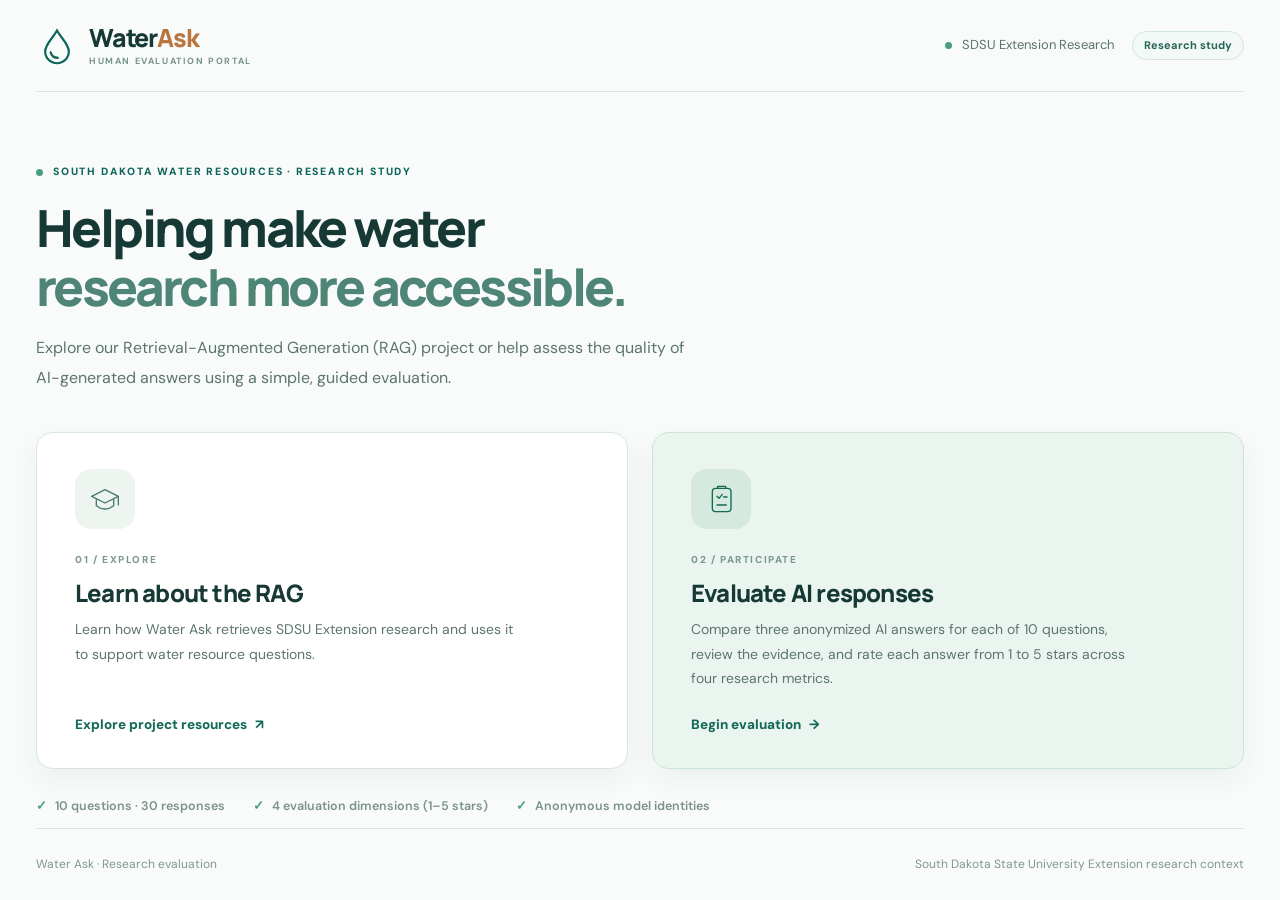
<file: frontend/index.html>
<!doctype html>
<html lang="en">
<head>
  <meta charset="utf-8">
  <meta name="viewport" content="width=device-width, initial-scale=1">
  <meta name="theme-color" content="#0e4947">
  <meta name="description" content="SDSU Water Ask: human evaluation of AI-assisted water resource answers.">
  <title>Water Ask | Human Evaluation</title>
  <link rel="preconnect" href="https://fonts.googleapis.com">
  <link rel="preconnect" href="https://fonts.gstatic.com" crossorigin>
  <link href="https://fonts.googleapis.com/css2?family=DM+Sans:wght@400;500;600;700&family=Manrope:wght@500;600;700;800&display=swap" rel="stylesheet">
  <link rel="stylesheet" href="style.css">
  <script src="config.js"></script>
  <script defer src="app.js"></script>
</head>
<body>
  <div class="shell">
    <header class="site-header">
      <a class="brand" href="#" id="homeLink" aria-label="Water Ask Home">
        <span class="brand-icon" aria-hidden="true">
          <svg viewBox="0 0 44 44" fill="none">
            <path d="M22 5c5 9 13 15 13 23a13 13 0 1 1-26 0C9 20 17 14 22 5Z" stroke="currentColor" stroke-width="2.4"/>
            <path d="M15 29c1 4 4 6 8 6" stroke="currentColor" stroke-width="2.4" stroke-linecap="round"/>
          </svg>
        </span>
        <span>
          Water<span class="brand-accent">Ask</span>
          <small>HUMAN EVALUATION PORTAL</small>
        </span>
      </a>
      <div class="header-right">
        <span class="header-dot"></span>
        <span>SDSU Extension Research</span>
        <span class="header-tag">Research study</span>
      </div>
    </header>

    <main>
      <section id="landing" class="view">
        <div class="hero">
          <div class="eyebrow"><span class="pulse"></span> SOUTH DAKOTA WATER RESOURCES · RESEARCH STUDY</div>
          <h1>Helping make water<br><em>research more accessible.</em></h1>
          <p>Explore our Retrieval-Augmented Generation (RAG) project or help assess the quality of AI-generated answers using a simple, guided evaluation.</p>
        </div>

        <div class="choice-grid">
          <a class="choice-card choice-learn" href="https://jackssdstate-my.sharepoint.com/:f:/g/personal/nirajan_ghimire_jacks_sdstate_edu/IgARyG3_3WVORIlcYuqxQpuQAceXx2828VriGo1oYmivia4?e=wcxKYQ" target="_blank" rel="noopener noreferrer">
            <span class="choice-icon">
              <svg viewBox="0 0 48 48" fill="none" stroke="currentColor" stroke-width="2" stroke-linecap="round" stroke-linejoin="round">
                <path d="M24 10 4 20l20 10 20-10L24 10Z"/>
                <path d="M11 25v9c9 7 17 7 26 0v-9"/>
                <path d="M44 20v13"/>
              </svg>
            </span>
            <span class="choice-index">01 / EXPLORE</span>
            <h2>Learn about the RAG</h2>
            <p>Learn how Water Ask retrieves SDSU Extension research and uses it to support water resource questions.</p>
            <span class="choice-action">Explore project resources <span aria-hidden="true">↗</span></span>
          </a>

          <button type="button" class="choice-card choice-eval" id="openEvaluation">
            <span class="choice-icon">
              <svg viewBox="0 0 48 48" fill="none" stroke="currentColor" stroke-width="2" stroke-linecap="round" stroke-linejoin="round">
                <rect x="11" y="8" width="28" height="35" rx="5"/>
                <path d="M19 8V5h12v3M18 20l3 3 5-6M18 33h14M28 21h5"/>
              </svg>
            </span>
            <span class="choice-index">02 / PARTICIPATE</span>
            <h2>Evaluate AI responses</h2>
            <p>Compare three anonymized AI answers for each of 10 questions, review the evidence, and rate each answer from 1 to 5 stars across four research metrics.</p>
            <span class="choice-action">Begin evaluation <span aria-hidden="true">→</span></span>
          </button>
        </div>

        <div class="landing-footnote">
          <span>10 questions · 30 responses</span>
          <span>4 evaluation dimensions (1–5 stars)</span>
          <span>Anonymous model identities</span>
        </div>
      </section>

      <section id="register" class="view hidden narrow">
        <button type="button" class="back-link" data-goto="landing">← Back to home</button>
        <div class="step-label">GETTING STARTED · STEP 01</div>
        <h1 class="section-title">Evaluator information</h1>
        <p class="section-subtitle">Before beginning, please enter your information. You'll compare three AI responses for each of 10 questions.</p>

        <div class="notice">
          <div class="notice-title">Privacy and research use</div>
          <p>Your name, email, and affiliation will be collected for research administration. Your evaluation scores will be analyzed and reported using a participant ID rather than your name or email. Identifying information will not be included in published results or publicly shared datasets. Access will be restricted to the authorized research team. Your survey progress is stored in Cloudflare's database.</p>
          <p class="muted-small">Provide this notice only if it matches your actual research practices and any required ethics/IRB approval. Initials are not inherently anonymous.</p>
        </div>

        <form id="registerForm" class="form-card">
          <div class="field-row">
            <label>
              Judge initials <span>*</span>
              <input name="initials" required minlength="2" maxlength="12" autocomplete="off" placeholder="e.g., NG">
            </label>
            <label>
              Full name <span>*</span>
              <input name="full_name" required maxlength="120" autocomplete="name" placeholder="Your full name">
            </label>
          </div>
          <div class="field-row">
            <label>
              Email address <span>*</span>
              <input name="email" type="email" required maxlength="254" autocomplete="email" placeholder="name@university.edu">
            </label>
            <label>
              Institutional affiliation <span>*</span>
              <input name="affiliation" required maxlength="200" autocomplete="organization" placeholder="e.g., South Dakota State University">
            </label>
          </div>
          <label class="check-label">
            <input name="consent" type="checkbox" required>
            <span>I have read the information above and agree to take part in this evaluation.</span>
          </label>
          <div class="form-footer">
            <p>Your scores can be saved and resumed later on this device.</p>
            <button type="submit" class="primary-btn" id="registerBtn">Continue to evaluation <span>→</span></button>
          </div>
        </form>
      </section>

      <section id="guidelines" class="view hidden narrow">
        <button type="button" class="back-link" data-goto="landing">← Back to home</button>
        <div class="step-label">GETTING STARTED · STEP 02</div>
        <h1 class="section-title">Evaluation Guidelines</h1>
        <p class="section-subtitle">Please review these instructions carefully before evaluating the AI responses.</p>

        <div class="guidelines-card">
          <ol class="guidelines-list">
            <li class="guideline-item">
              <span class="guideline-num" aria-hidden="true">01</span>
              <div class="guideline-content">
                <h2>Review the question</h2>
                <p>Read each question carefully before evaluating the responses.</p>
              </div>
            </li>

            <li class="guideline-item">
              <span class="guideline-num" aria-hidden="true">02</span>
              <div class="guideline-content">
                <h2>Compare the responses</h2>
                <p>Three anonymous AI-generated answers are displayed side by side. Evaluate each independently, even if they are similar.</p>
              </div>
            </li>

            <li class="guideline-item">
              <span class="guideline-num" aria-hidden="true">03</span>
              <div class="guideline-content">
                <h2>Check out the sources</h2>
                <p>Expand the retrieved sources to verify whether the answers are supported by the provided evidence.</p>
              </div>
            </li>

            <li class="guideline-item">
              <span class="guideline-num" aria-hidden="true">04</span>
              <div class="guideline-content">
                <h2>Rate each response (1–5)</h2>
                <div class="guideline-metrics">
                  <div class="guideline-metric">
                    <strong>Correctness</strong>
                    <span>Is the information factually accurate?</span>
                  </div>
                  <div class="guideline-metric">
                    <strong>Groundedness</strong>
                    <span>Is the answer supported by the retrieved sources?</span>
                  </div>
                  <div class="guideline-metric">
                    <strong>Completeness</strong>
                    <span>Does it cover the important information?</span>
                  </div>
                  <div class="guideline-metric">
                    <strong>Relevance</strong>
                    <span>Does it directly address the question?</span>
                  </div>
                </div>
              </div>
            </li>

            <li class="guideline-item guideline-item-oos">
              <span class="guideline-num" aria-hidden="true">05</span>
              <div class="guideline-content">
                <h2>Out-of-scope questions</h2>
                <p>Some questions, such as &ldquo;What is the weather the next day?&rdquo;, intentionally fall outside the knowledge base. Evaluate whether the AI acknowledges its limitations rather than providing unsupported information.</p>
              </div>
            </li>

            <li class="guideline-item">
              <span class="guideline-num" aria-hidden="true">06</span>
              <div class="guideline-content">
                <h2>Submit</h2>
                <p>Complete all 10 questions, rating three responses per question, and submit your evaluation.</p>
              </div>
            </li>
          </ol>

          <div class="form-footer">
            <p>You can revisit the rating scale anytime from the Evaluation guide bar.</p>
            <button type="button" class="primary-btn" id="startEvalBtn">Start evaluating <span>→</span></button>
          </div>
        </div>
      </section>

      <section id="evaluation" class="view hidden">
        <div class="compare-intro">
          <div>
            <span class="step-label">BLINDED HUMAN EVALUATION</span>
            <h1 class="section-title">Compare AI responses</h1>
            <p class="section-subtitle">Rate each response independently against the retrieved evidence using 1–5 stars. Model identities are concealed.</p>
          </div>
          <button type="button" id="exitEval" class="outline-btn">Exit to home</button>
        </div>

        <div class="compare-question">
          <div class="compare-question-top">
            <span id="responseCounter" class="eval-eyebrow">QUESTION 01 OF 10</span>
            <span id="progressCount" class="question-count">0 / 30 saved ratings</span>
          </div>
          <h2 id="questionTitle">Loading question...</h2>
          <div id="outOfScopeBanner" class="oos-banner hidden" role="note">
            <span class="oos-icon" aria-hidden="true">!</span>
            <div class="oos-banner-text">
              <span class="oos-pill">OUT-OF-SCOPE QUESTION</span>
              <p><strong>Note:</strong> For out-of-scope questions, an appropriate refusal to invent information is a good response.</p>
            </div>
          </div>
          <div class="compare-progress" id="questionProgress" aria-label="Question navigation"></div>
        </div>

        <details class="rubric-bar" open>
          <summary class="rubric-summary">
            <span class="rubric-heading">
              <svg viewBox="0 0 20 20" fill="none" stroke="currentColor" stroke-width="1.8" stroke-linecap="round" stroke-linejoin="round" aria-hidden="true">
                <rect x="4" y="3" width="12" height="14" rx="2"/>
                <path d="M7 7h6M7 10.5h6M7 14h4"/>
              </svg>
              Evaluation guide
            </span>
            <span class="rubric-scale-pills" aria-label="Star rating scale">
              <span><strong>★ 1</strong> Very poor</span>
              <span><strong>★ 2</strong> Poor</span>
              <span><strong>★ 3</strong> Fair</span>
              <span><strong>★ 4</strong> Good</span>
              <span><strong>★ 5</strong> Excellent</span>
            </span>
            <span class="rubric-toggle" aria-hidden="true">
              <svg viewBox="0 0 20 20" fill="none" stroke="currentColor" stroke-width="2" stroke-linecap="round" stroke-linejoin="round">
                <path d="m6 8 4 4 4-4"/>
              </svg>
            </span>
          </summary>
          <div class="rubric-body">
            <div class="rubric-metrics">
              <div class="rubric-item">
                <strong>Correctness</strong>
                <span>How factually accurate is the response?</span>
              </div>
              <div class="rubric-item">
                <strong>Groundedness</strong>
                <span>Are important claims supported by the retrieved sources?</span>
              </div>
              <div class="rubric-item">
                <strong>Completeness</strong>
                <span>Does it cover all important parts of the question?</span>
              </div>
              <div class="rubric-item">
                <strong>Relevance</strong>
                <span>Does it directly answer the question?</span>
              </div>
            </div>
            <p id="outOfScopeNote" class="rubric-note">Note: For out-of-scope questions, an appropriate refusal to invent information is a good response.</p>
          </div>
        </details>

        <div id="modelColumns" class="compare-models"></div>

        <div class="compare-bottom">
          <button type="button" class="outline-btn" id="prevBtn">← Previous question</button>
          <div class="save-feedback" id="saveFeedback" role="status" aria-live="polite"></div>
          <button type="button" class="primary-btn" id="saveNextBtn">Save all 3 &amp; next →</button>
        </div>

        <div id="finalActions" class="final-actions hidden">
          <div>
            <strong>All 30 responses are saved.</strong>
            <p>Review your star ratings before final submission; submitted evaluations cannot be changed.</p>
          </div>
          <button type="button" id="submitBtn" class="primary-btn">Submit evaluation ✓</button>
        </div>
      </section>

      <section id="complete" class="view hidden narrow completion">
        <div class="completion-mark">✓</div>
        <span class="step-label">EVALUATION SUBMITTED</span>
        <h1>Thank you for contributing.</h1>
        <p>Your evaluation has been securely submitted. Your answers will help the research team compare AI-generated responses and improve the quality of evidence-grounded water information.</p>
        <div class="receipt">
          <span>Participant ID</span>
          <strong id="receiptId"></strong>
        </div>
        <button type="button" class="outline-btn" data-goto="landing">Return to home</button>
      </section>

      <section id="setup" class="view hidden narrow">
        <div class="notice">
          <h2>Setup required</h2>
          <p id="setupError">This site needs an evaluation packet and Cloudflare API URL before it can accept responses.</p>
          <button type="button" data-goto="landing" class="outline-btn">Back to home</button>
        </div>
      </section>
    </main>

    <footer class="site-footer">
      <span>Water Ask · Research evaluation</span>
      <span>South Dakota State University Extension research context</span>
    </footer>
  </div>

  <div id="oosModal" class="modal-backdrop hidden" role="dialog" aria-modal="true" aria-labelledby="oosModalTitle" aria-describedby="oosModalBody">
    <div class="modal-card">
      <div class="modal-badge">
        <span class="oos-icon" aria-hidden="true">!</span>
        <span>QUESTION 09 · OUT-OF-SCOPE NOTICE</span>
      </div>
      <h2 id="oosModalTitle">Judge notice: Out-of-scope question</h2>
      <div id="oosModalBody" class="modal-highlight">
        <strong>Note:</strong> For out-of-scope questions, an appropriate refusal to invent information is a good response.
      </div>
      <p class="modal-subtext">This question falls outside the retrieved SDSU Extension research documents. Responses that honestly decline to speculate or fabricate an answer should be rated favorably.</p>
      <div class="modal-actions">
        <button type="button" id="oosModalClose" class="primary-btn">Got it, continue evaluating</button>
      </div>
    </div>
  </div>

  <div id="submitModal" class="modal-backdrop hidden" role="dialog" aria-modal="true" aria-labelledby="submitModalTitle" aria-describedby="submitModalBody">
    <div class="modal-card modal-card-submit">
      <div class="modal-badge modal-badge-submit">
        <span class="submit-icon" aria-hidden="true">✓</span>
        <span>ALL 10 QUESTIONS SAVED · 30 / 30</span>
      </div>
      <h2 id="submitModalTitle">Do you want to submit or go back?</h2>
      <div id="submitModalBody" class="modal-highlight modal-highlight-submit">
        All 30 responses have been saved to the database. Submit your evaluation now, or go back to review your star ratings and comments first.
      </div>
      <p class="modal-subtext">Once submitted, your evaluation is finalized and scores can no longer be edited.</p>
      <div class="modal-actions">
        <button type="button" id="submitModalBack" class="outline-btn">← Go back &amp; review</button>
        <button type="button" id="submitModalConfirm" class="primary-btn">Submit evaluation ✓</button>
      </div>
    </div>
  </div>

  <div id="toast" class="toast" role="alert" aria-live="assertive"></div>
</body>
</html>
</file>
<file: frontend/style.css>
:root {
  --ink: #173936;
  --muted: #5d756f;
  --subtle: #7c948d;
  --green: #0d655c;
  --green-dark: #094d46;
  --green-soft: #eaf5f0;
  --light: #f2f8f5;
  --stroke: #d9e6e0;
  --stroke-strong: #bdd3ca;
  --bg: #f8fbfa;
  --card: #ffffff;
  --accent: #ba753f;
  --star-active: #e89a1c;
  --star-stroke: #c67c08;
  --star-hover: #f3ae33;
  --star-empty-fill: #edf3f0;
  --star-empty-stroke: #b5c9c1;
  --danger: #b84233;
  --danger-bg: #fdf2f0;
  --danger-stroke: #e9b5ae;
  --shadow-sm: 0 2px 8px rgba(19, 53, 44, 0.04);
  --shadow-md: 0 10px 30px rgba(19, 53, 44, 0.06);
}

*,
*::before,
*::after {
  box-sizing: border-box;
}

body {
  margin: 0;
  font-family: 'DM Sans', -apple-system, BlinkMacSystemFont, sans-serif;
  color: var(--ink);
  background: var(--bg);
  line-height: 1.55;
  -webkit-font-smoothing: antialiased;
}

button,
input,
textarea {
  font: inherit;
}

button {
  cursor: pointer;
}

a {
  color: inherit;
}

.shell {
  max-width: 1520px;
  padding: 0 36px;
  margin: 0 auto;
}

/* Header */
.site-header {
  display: flex;
  justify-content: space-between;
  align-items: center;
  height: 92px;
  border-bottom: 1px solid var(--stroke);
}

.brand {
  display: flex;
  align-items: center;
  gap: 11px;
  text-decoration: none;
  font: 800 25px 'Manrope', sans-serif;
  letter-spacing: -1.2px;
  line-height: 1.1;
}

.brand-icon {
  width: 42px;
  height: 42px;
  display: grid;
  place-items: center;
  color: var(--green);
}

.brand-icon svg {
  width: 40px;
  height: 40px;
}

.brand-accent {
  color: var(--accent);
}

.brand small {
  display: block;
  font: 700 9px 'DM Sans', sans-serif;
  letter-spacing: 1.6px;
  color: #77928c;
  margin-top: 4px;
}

.header-right {
  display: flex;
  gap: 10px;
  align-items: center;
  color: #5b736e;
  font-size: 13px;
}

.header-dot,
.pulse {
  background: #489d83;
  border-radius: 50%;
  width: 7px;
  height: 7px;
  display: inline-block;
}

.header-tag {
  margin-left: 8px;
  border: 1px solid #d3e6de;
  background: #f2f9f6;
  color: #266456;
  padding: 5px 11px;
  border-radius: 100px;
  font-size: 11px;
  font-weight: 700;
}

main {
  min-height: calc(100vh - 164px);
}

.view {
  animation: fade 0.28s ease;
}

.hidden {
  display: none !important;
}

@keyframes fade {
  from {
    opacity: 0.35;
    transform: translateY(4px);
  }
  to {
    opacity: 1;
    transform: none;
  }
}

/* Landing */
.hero {
  padding: 72px 0 40px;
  max-width: 840px;
}

.eyebrow,
.step-label {
  color: var(--green);
  font-weight: 800;
  letter-spacing: 1.8px;
  font-size: 10.5px;
  text-transform: uppercase;
}

.eyebrow {
  display: flex;
  align-items: center;
  gap: 10px;
}

.hero h1 {
  font: 800 clamp(36px, 4vw, 62px)/1.14 'Manrope', sans-serif;
  letter-spacing: -2.6px;
  margin: 18px 0;
}

.hero h1 em {
  font-style: normal;
  color: #4f8577;
}

.hero p {
  max-width: 660px;
  font-size: 16px;
  color: var(--muted);
  margin: 0;
  line-height: 1.85;
}

.choice-grid {
  display: grid;
  grid-template-columns: repeat(2, minmax(0, 1fr));
  gap: 24px;
}

.choice-card {
  text-decoration: none;
  display: flex;
  flex-direction: column;
  align-items: flex-start;
  text-align: left;
  padding: 36px 38px 32px;
  min-height: 318px;
  border: 1px solid var(--stroke);
  border-radius: 17px;
  background: var(--card);
  box-shadow: var(--shadow-md);
  transition: transform 0.2s ease, border-color 0.2s ease, box-shadow 0.2s ease;
  color: var(--ink);
  width: 100%;
}

.choice-card:hover {
  transform: translateY(-3px);
  border-color: #98bbb0;
  box-shadow: 0 18px 40px rgba(19, 53, 44, 0.08);
}

.choice-eval {
  background: #ebf5ef;
  border-color: #cde3d6;
}

.choice-icon {
  display: grid;
  place-items: center;
  width: 60px;
  height: 60px;
  background: #eef4f0;
  border-radius: 16px;
  margin-bottom: 24px;
  color: #48796d;
}

.choice-eval .choice-icon {
  background: #d5e9de;
  color: #116956;
}

.choice-icon svg {
  width: 32px;
  height: 32px;
}

.choice-index {
  font: 800 10px 'DM Sans', sans-serif;
  color: #7c9790;
  letter-spacing: 1.6px;
}

.choice-card h2 {
  font: 800 24px 'Manrope', sans-serif;
  letter-spacing: -0.8px;
  margin: 10px 0 8px;
}

.choice-card p {
  color: var(--muted);
  font-size: 14px;
  max-width: 440px;
  line-height: 1.75;
  margin: 0 0 24px;
}

.choice-action {
  margin-top: auto;
  font-size: 13.5px;
  font-weight: 800;
  color: #126958;
  display: flex;
  align-items: center;
  gap: 8px;
}

.landing-footnote {
  display: flex;
  flex-wrap: wrap;
  gap: 28px;
  color: #7a938b;
  font-weight: 600;
  font-size: 12.5px;
  margin: 28px 0 56px;
}

.landing-footnote span::before {
  content: '✓';
  margin-right: 8px;
  color: #459d82;
}

.site-footer {
  height: 72px;
  border-top: 1px solid var(--stroke);
  display: flex;
  justify-content: space-between;
  align-items: center;
  color: #7f9790;
  font-size: 12px;
}

/* Narrow Views & Registration */
.narrow {
  max-width: 880px;
  margin: 0 auto;
}

.back-link {
  margin: 32px 0 20px;
  background: none;
  border: 0;
  color: #627a72;
  font-weight: 700;
  font-size: 13.5px;
  padding: 0;
}

.back-link:hover {
  color: var(--green);
}

.section-title {
  font: 800 32px 'Manrope', sans-serif;
  letter-spacing: -1.1px;
  margin: 8px 0 6px;
}

.section-subtitle {
  color: var(--muted);
  margin: 0 0 24px;
  font-size: 14.5px;
}

.notice {
  background: #edf5f0;
  border: 1px solid #d2e6da;
  border-radius: 14px;
  padding: 22px 26px;
  color: #34544a;
  margin: 22px 0;
}

.notice-title {
  font-weight: 800;
  font-size: 14px;
  margin-bottom: 8px;
}

.notice p {
  font-size: 13.5px;
  line-height: 1.75;
  margin: 6px 0;
}

.muted-small {
  color: #6f8882;
  font-size: 12.5px !important;
}

.form-card {
  background: var(--card);
  border: 1px solid var(--stroke);
  border-radius: 16px;
  padding: 28px 30px;
  margin-bottom: 52px;
  box-shadow: var(--shadow-sm);
}

.field-row {
  display: grid;
  grid-template-columns: 1fr 1fr;
  gap: 22px;
  margin-bottom: 22px;
}

label {
  font-size: 13px;
  font-weight: 700;
  display: block;
}

label > span {
  color: #b46d3d;
}

input:not([type="checkbox"]):not([type="radio"]),
textarea {
  display: block;
  width: 100%;
  outline: none;
  border: 1px solid #d5e4de;
  border-radius: 9px;
  padding: 12px 14px;
  background: #fff;
  color: var(--ink);
  font-size: 14px;
  margin-top: 8px;
  transition: border-color 0.15s ease, box-shadow 0.15s ease;
}

input:not([type="checkbox"]):not([type="radio"]):focus,
textarea:focus {
  border-color: #2f8672;
  box-shadow: 0 0 0 3px rgba(47, 134, 114, 0.16);
}

.check-label {
  display: flex;
  align-items: flex-start;
  gap: 10px;
  font-weight: 500;
  color: #4f6961;
  line-height: 1.6;
  cursor: pointer;
}

.check-label input {
  width: 18px;
  height: 18px;
  accent-color: var(--green);
  margin-top: 3px;
  flex: none;
}

.form-footer {
  display: flex;
  align-items: center;
  justify-content: space-between;
  gap: 20px;
  margin-top: 24px;
  border-top: 1px solid var(--stroke);
  padding-top: 22px;
}

.form-footer p {
  max-width: 340px;
  font-size: 12.5px;
  color: #779188;
  margin: 0;
}

/* Evaluation Guidelines Screen */
.guidelines-card {
  background: var(--card);
  border: 1px solid var(--stroke);
  border-radius: 16px;
  padding: 28px 30px;
  margin-bottom: 52px;
  box-shadow: var(--shadow-sm);
}

.guidelines-list {
  list-style: none;
  margin: 0;
  padding: 0;
  display: flex;
  flex-direction: column;
  gap: 14px;
}

.guideline-item {
  display: flex;
  align-items: flex-start;
  gap: 16px;
  padding: 16px 18px;
  border: 1px solid var(--stroke);
  border-radius: 12px;
  background: #fbfdfc;
}

.guideline-item-oos {
  background: #fdf9f2;
  border-color: #ebd7b7;
}

.guideline-num {
  flex: none;
  width: 32px;
  height: 32px;
  border-radius: 9px;
  display: grid;
  place-items: center;
  background: var(--green-soft);
  color: var(--green);
  font: 800 12px 'Manrope', sans-serif;
  letter-spacing: 0.4px;
  margin-top: 1px;
}

.guideline-item-oos .guideline-num {
  background: #f6e7ce;
  color: #965b23;
}

.guideline-content {
  flex: 1;
  min-width: 0;
}

.guideline-content h2 {
  font: 700 15px 'Manrope', sans-serif;
  margin: 0 0 4px;
  color: var(--ink);
}

.guideline-content p {
  margin: 0;
  font-size: 13.5px;
  color: var(--muted);
  line-height: 1.65;
}

.guideline-metrics {
  display: grid;
  grid-template-columns: repeat(2, minmax(0, 1fr));
  gap: 10px;
  margin-top: 10px;
}

.guideline-metric {
  background: var(--card);
  border: 1px solid var(--stroke);
  border-radius: 9px;
  padding: 10px 12px;
}

.guideline-metric strong {
  display: block;
  font-size: 13px;
  color: var(--green-dark);
  margin-bottom: 2px;
}

.guideline-metric span {
  display: block;
  font-size: 12.5px;
  color: var(--muted);
  line-height: 1.5;
}

/* Buttons */
.primary-btn {
  background: var(--green);
  border: 1px solid var(--green);
  color: #fff;
  padding: 12px 22px;
  border-radius: 10px;
  font-size: 13.5px;
  font-weight: 700;
  white-space: nowrap;
  transition: background-color 0.15s ease, transform 0.12s ease, box-shadow 0.15s ease;
}

.primary-btn:hover:not(:disabled) {
  background: var(--green-dark);
  box-shadow: 0 4px 12px rgba(13, 101, 92, 0.22);
}

.primary-btn:active:not(:disabled) {
  transform: translateY(1px);
}

.primary-btn:disabled {
  opacity: 0.55;
  cursor: wait;
}

.outline-btn {
  background: #fff;
  border: 1px solid #cedfd8;
  border-radius: 10px;
  padding: 11px 18px;
  font-size: 13px;
  font-weight: 700;
  color: #3f6056;
  white-space: nowrap;
  transition: background-color 0.15s ease, border-color 0.15s ease;
}

.outline-btn:hover:not(:disabled) {
  background: #eef7f3;
  border-color: #a9c7bc;
}

.outline-btn:disabled {
  opacity: 0.45;
  cursor: not-allowed;
}

/* Evaluation View */
.compare-intro {
  display: flex;
  align-items: flex-end;
  justify-content: space-between;
  gap: 20px;
  margin: 26px 0 18px;
}

.compare-intro .section-title {
  font-size: 28px;
  margin: 6px 0 4px;
}

.compare-intro .section-subtitle {
  margin: 0;
  font-size: 13.5px;
}

/* Question Card */
.compare-question {
  background: var(--card);
  border: 1px solid var(--stroke);
  border-radius: 15px;
  padding: 22px 26px;
  margin-bottom: 16px;
  box-shadow: var(--shadow-sm);
}

.compare-question-top {
  display: flex;
  align-items: center;
  justify-content: space-between;
  gap: 12px;
  flex-wrap: wrap;
}

.eval-eyebrow {
  color: #157764;
  font-size: 11px;
  font-weight: 800;
  letter-spacing: 1.5px;
}

.question-count {
  font-size: 12px;
  font-weight: 700;
  color: #1d6d5d;
  background: var(--green-soft);
  border: 1px solid #cde5da;
  border-radius: 100px;
  padding: 5px 13px;
}

.compare-question h2 {
  font: 800 clamp(19px, 2.1vw, 26px)/1.38 'Manrope', sans-serif;
  margin: 12px 0 20px;
  letter-spacing: -0.5px;
  color: var(--ink);
}

/* Numbered Question Progress Strip */
.compare-progress {
  display: grid;
  grid-template-columns: repeat(10, minmax(0, 1fr));
  gap: 7px;
}

.page-segment {
  display: flex;
  align-items: center;
  justify-content: center;
  gap: 4px;
  height: 34px;
  border: 1px solid #d9e6e0;
  border-radius: 8px;
  padding: 0 6px;
  background: #f7faf8;
  color: #5c756d;
  font-size: 12px;
  font-weight: 700;
  transition: background-color 0.15s ease, border-color 0.15s ease, color 0.15s ease;
}

.page-segment:hover {
  border-color: #9dc2b5;
  background: #edf6f2;
  color: var(--ink);
}

.page-segment.done {
  background: #e1f2e9;
  border-color: #a9d2be;
  color: #146956;
}

.page-segment.current {
  background: var(--green);
  border-color: var(--green);
  color: #fff;
  box-shadow: 0 2px 8px rgba(13, 101, 92, 0.25);
}

.page-segment:focus-visible {
  outline: 2px solid var(--accent);
  outline-offset: 2px;
}

/* Collapsible Evaluation Guide Bar */
.rubric-bar {
  background: var(--card);
  border: 1px solid var(--stroke);
  border-radius: 14px;
  margin-bottom: 18px;
  box-shadow: var(--shadow-sm);
  overflow: hidden;
}

.rubric-summary {
  list-style: none;
  display: flex;
  align-items: center;
  justify-content: space-between;
  gap: 16px;
  padding: 13px 20px;
  cursor: pointer;
  user-select: none;
  background: #f5faf7;
  transition: background-color 0.15s ease;
}

.rubric-summary:hover {
  background: #edf6f1;
}

.rubric-summary::-webkit-details-marker {
  display: none;
}

.rubric-heading {
  display: inline-flex;
  align-items: center;
  gap: 8px;
  font-size: 13px;
  font-weight: 800;
  color: var(--ink);
  white-space: nowrap;
}

.rubric-heading svg {
  width: 17px;
  height: 17px;
  color: var(--green);
}

.rubric-scale-pills {
  display: flex;
  flex-wrap: wrap;
  align-items: center;
  gap: 8px 14px;
  font-size: 12px;
  color: var(--muted);
  margin-left: auto;
}

.rubric-scale-pills strong {
  color: #b77207;
  font-weight: 800;
  margin-right: 3px;
}

.rubric-toggle {
  display: grid;
  place-items: center;
  width: 26px;
  height: 26px;
  border-radius: 6px;
  color: var(--muted);
  flex: none;
  transition: transform 0.2s ease, background-color 0.15s ease;
}

.rubric-bar[open] .rubric-toggle {
  transform: rotate(180deg);
}

.rubric-toggle svg {
  width: 18px;
  height: 18px;
}

.rubric-body {
  padding: 16px 20px 15px;
  border-top: 1px solid var(--stroke);
}

.rubric-metrics {
  display: grid;
  grid-template-columns: repeat(4, minmax(0, 1fr));
  gap: 14px;
}

.rubric-item {
  background: #f8fbfa;
  border: 1px solid #e4eeea;
  border-radius: 10px;
  padding: 11px 13px;
}

.rubric-item strong {
  display: block;
  font-size: 12.5px;
  color: var(--ink);
  margin-bottom: 3px;
}

.rubric-item span {
  display: block;
  font-size: 12px;
  line-height: 1.5;
  color: var(--muted);
}

.rubric-note {
  margin: 12px 0 0;
  font-size: 12px;
  color: #5b786d;
  border-radius: 9px;
  transition: background-color 0.2s ease, border-color 0.2s ease, color 0.2s ease, padding 0.2s ease;
}

.rubric-note.is-highlighted {
  margin-top: 14px;
  padding: 11px 14px;
  background: #fef6e4;
  border: 1.5px solid #e6a93a;
  color: #6b4104;
  font-size: 13px;
  font-weight: 700;
  box-shadow: 0 2px 10px rgba(214, 146, 20, 0.14);
}

/* Out-of-scope Banner (Question 9) */
.oos-banner {
  display: flex;
  align-items: flex-start;
  gap: 13px;
  margin: 0 0 18px;
  padding: 14px 16px;
  background: linear-gradient(135deg, #fff8e6 0%, #fef1cf 100%);
  border: 1.5px solid #e4a32e;
  border-left: 5px solid #d4890b;
  border-radius: 11px;
  color: #5e3803;
  box-shadow: 0 4px 14px rgba(212, 137, 11, 0.12);
}

.oos-icon {
  display: inline-grid;
  place-items: center;
  width: 24px;
  height: 24px;
  border-radius: 50%;
  background: #d98a0b;
  color: #fff;
  font-size: 14px;
  font-weight: 800;
  flex: none;
  margin-top: 1px;
}

.oos-banner-text {
  display: flex;
  flex-direction: column;
  gap: 4px;
}

.oos-pill {
  display: inline-block;
  align-self: flex-start;
  font-size: 10px;
  font-weight: 800;
  letter-spacing: 1.2px;
  color: #8a5200;
  background: rgba(217, 138, 11, 0.16);
  padding: 2px 8px;
  border-radius: 100px;
}

.oos-banner-text p {
  margin: 0;
  font-size: 13.5px;
  line-height: 1.55;
  color: #4f2f02;
}

/* 3-Column Model Comparison Grid */
.compare-models {
  display: grid;
  grid-template-columns: repeat(3, minmax(0, 1fr));
  gap: 18px;
  align-items: stretch;
}

.model-card {
  display: flex;
  flex-direction: column;
  background: var(--card);
  border: 1px solid var(--stroke);
  border-radius: 15px;
  overflow: hidden;
  min-width: 0;
  box-shadow: var(--shadow-sm);
  transition: border-color 0.2s ease, box-shadow 0.2s ease;
}

.model-card:hover {
  border-color: var(--stroke-strong);
}

.model-header {
  padding: 15px 18px;
  display: flex;
  flex-wrap: wrap;
  align-items: center;
  gap: 9px;
  border-bottom: 1px solid var(--stroke);
  background: #fbfdfc;
}

.model-tag {
  background: #e4f3ec;
  color: #106351;
  padding: 5px 11px;
  border-radius: 100px;
  font-size: 11.5px;
  font-weight: 800;
  letter-spacing: 0.4px;
}

.model-header small {
  font-size: 12px;
  color: var(--subtle);
}

.saved-indicator {
  margin-left: auto;
  font-size: 11.5px;
  font-weight: 700;
  padding: 3px 9px;
  border-radius: 100px;
}

.saved-indicator.is-saved {
  color: #15715c;
  background: #e4f4ec;
}

.saved-indicator.is-unsaved {
  color: #9e6110;
  background: #fdf3e3;
}

/* Answer Body */
.model-answer {
  padding: 20px 20px 18px;
  line-height: 1.72;
  font-size: 14px;
  color: #213d39;
  overflow-wrap: anywhere;
  flex: 1;
  min-height: 220px;
}

.model-answer p {
  margin: 0 0 12px;
}

.model-answer p:last-child,
.model-answer ul:last-child,
.model-answer ol:last-child {
  margin-bottom: 0;
}

.model-answer h3 {
  font: 700 15px/1.4 'Manrope', sans-serif;
  margin: 14px 0 6px;
  color: var(--ink);
}

.model-answer ul,
.model-answer ol {
  padding-left: 22px;
  margin: 6px 0 12px;
}

.model-answer li {
  margin-bottom: 7px;
}

.model-answer code {
  background: #eef5f2;
  padding: 1px 5px;
  border-radius: 4px;
  font-size: 12.5px;
}

.citation {
  display: inline-block;
  color: #0e6f5c;
  background: #e9f5f0;
  padding: 0 5px;
  border-radius: 4px;
  font-weight: 700;
  font-size: 12px;
  margin: 0 1px;
}

/* Sources Disclosure */
.model-sources {
  margin: 0 16px 16px;
  border: 1px solid #d9e7e0;
  background: #f7faf8;
  border-radius: 10px;
  font-size: 12.5px;
  overflow: hidden;
}

.model-sources summary {
  cursor: pointer;
  padding: 11px 14px;
  font-weight: 700;
  color: #2c4e46;
  display: flex;
  align-items: center;
  justify-content: space-between;
  gap: 8px;
  list-style: none;
  user-select: none;
}

.model-sources summary:hover {
  background: #eff6f2;
}

.model-sources summary::-webkit-details-marker {
  display: none;
}

.sources-chevron {
  display: inline-flex;
  color: var(--subtle);
  transition: transform 0.2s ease;
}

.model-sources[open] .sources-chevron {
  transform: rotate(180deg);
}

.sources-chevron svg {
  width: 16px;
  height: 16px;
}

.model-source-content {
  max-height: 320px;
  overflow: auto;
  padding: 0 14px 12px;
  border-top: 1px solid #e1ece6;
  background: #ffffff;
}

.source-item {
  padding: 12px 0;
  border-bottom: 1px solid #eaf1ee;
}

.source-item:last-child {
  border-bottom: none;
  padding-bottom: 2px;
}

.source-item strong {
  display: block;
  font-size: 12.5px;
  color: var(--ink);
}

.source-item p {
  white-space: pre-wrap;
  color: #556f66;
  font-size: 12.5px;
  line-height: 1.65;
  margin: 6px 0 0;
}

/* Star Rating Panel */
.model-rating {
  padding: 18px 18px 20px;
  border-top: 1px solid var(--stroke);
  background: #f4f9f6;
}

.rating-head {
  display: flex;
  align-items: center;
  justify-content: space-between;
  gap: 8px;
  margin-bottom: 12px;
}

.rating-eyebrow {
  font-size: 10.5px;
  letter-spacing: 1.2px;
  font-weight: 800;
  color: #5e7d71;
  text-transform: uppercase;
}

.rating-counter {
  font-size: 11px;
  font-weight: 700;
  color: #5f7a71;
}

.rating-counter.is-complete {
  color: #13705a;
}

.star-metrics {
  display: flex;
  flex-direction: column;
  gap: 10px;
}

.star-metric {
  background: #ffffff;
  border: 1px solid #dfeae4;
  border-radius: 10px;
  padding: 10px 12px 9px;
  transition: border-color 0.15s ease, background-color 0.15s ease, box-shadow 0.15s ease;
}

.star-metric:focus-within {
  border-color: #7eb5a2;
  box-shadow: 0 0 0 3px rgba(13, 101, 92, 0.1);
}

.star-metric.is-missing {
  border-color: var(--danger-stroke);
  background: var(--danger-bg);
  box-shadow: 0 0 0 3px rgba(184, 66, 51, 0.12);
}

.star-metric-head {
  display: flex;
  justify-content: space-between;
  align-items: center;
  gap: 8px;
  margin-bottom: 6px;
}

.star-metric-label {
  font-size: 13px;
  font-weight: 700;
  color: var(--ink);
}

.star-score-badge {
  font-size: 11.5px;
  font-weight: 700;
  color: #7b938b;
  background: #f1f6f4;
  padding: 2px 9px;
  border-radius: 100px;
  white-space: nowrap;
  transition: background-color 0.15s ease, color 0.15s ease;
}

.star-score-badge.is-rated {
  color: #116653;
  background: #e2f3eb;
}

.star-score-badge.is-preview {
  color: #9e6108;
  background: #fef3dc;
}

.star-metric.is-missing .star-score-badge {
  color: var(--danger);
  background: #fbe3df;
}

.star-group {
  display: inline-flex;
  align-items: center;
  gap: 4px;
}

.star-option {
  position: relative;
  display: inline-flex;
  align-items: center;
  justify-content: center;
  width: 34px;
  height: 34px;
  border-radius: 8px;
  cursor: pointer;
  margin: 0;
  transition: transform 0.14s ease, background-color 0.14s ease;
}

.star-option:hover {
  background: rgba(232, 154, 28, 0.12);
  transform: scale(1.1);
}

.star-option:active {
  transform: scale(0.96);
}

.star-option input[type="radio"] {
  position: absolute;
  opacity: 0;
  width: 1px;
  height: 1px;
  margin: 0;
  pointer-events: none;
}

.star-svg {
  width: 25px;
  height: 25px;
  fill: var(--star-empty-fill);
  stroke: var(--star-empty-stroke);
  stroke-width: 1.5;
  stroke-linejoin: round;
  transition: fill 0.14s ease, stroke 0.14s ease, filter 0.14s ease;
}

.star-option.is-filled .star-svg {
  fill: var(--star-active);
  stroke: var(--star-stroke);
}

.star-option.is-preview .star-svg {
  fill: var(--star-hover);
  stroke: var(--star-stroke);
  filter: drop-shadow(0 1px 3px rgba(232, 154, 28, 0.35));
}

.star-option input[type="radio"]:focus-visible + .star-svg {
  outline: 2px solid var(--green);
  outline-offset: 3px;
  border-radius: 4px;
}

.comment-label {
  margin: 14px 0 0;
  font-size: 12.5px;
  color: #36574f;
}

.comment-label span {
  font-weight: 500;
  color: #7c948c;
}

.model-rating textarea {
  font-size: 13px;
  min-height: 76px;
  padding: 10px 12px;
  margin-top: 6px;
  resize: vertical;
  line-height: 1.5;
}

/* Bottom Navigation & Final Submit */
.compare-bottom {
  display: flex;
  justify-content: space-between;
  align-items: center;
  gap: 16px;
  margin: 22px 0 28px;
  padding: 16px 20px;
  background: var(--card);
  border: 1px solid var(--stroke);
  border-radius: 14px;
  box-shadow: var(--shadow-sm);
}

.save-feedback {
  font-size: 13px;
  font-weight: 600;
  color: #3f7866;
  text-align: center;
}

.final-actions {
  display: flex;
  align-items: center;
  justify-content: space-between;
  gap: 20px;
  margin: 0 0 42px;
  background: #eaf6ef;
  border: 1px solid #c6e2d2;
  padding: 20px 24px;
  border-radius: 14px;
}

.final-actions strong {
  display: block;
  font-size: 15px;
  color: #124d41;
  margin-bottom: 3px;
}

.final-actions p {
  font-size: 13px;
  color: #486b5e;
  margin: 0;
}

/* Completion */
.completion {
  text-align: center;
  padding: 88px 0;
}

.completion-mark {
  width: 84px;
  height: 84px;
  background: #d8efe3;
  color: #137660;
  display: grid;
  place-items: center;
  border-radius: 50%;
  font-size: 42px;
  margin: 0 auto 24px;
}

.completion h1 {
  font: 800 34px 'Manrope', sans-serif;
  margin: 10px 0 12px;
}

.completion p {
  color: var(--muted);
  max-width: 580px;
  margin: 0 auto 28px;
  font-size: 15px;
}

.receipt {
  padding: 16px 24px;
  background: #edf6f0;
  border: 1px solid var(--stroke);
  border-radius: 12px;
  margin: 0 auto 26px;
  max-width: 420px;
  display: flex;
  flex-direction: column;
  gap: 6px;
}

.receipt span {
  color: #77948a;
  font-size: 12px;
  font-weight: 600;
}

.receipt strong {
  font-size: 13px;
  overflow-wrap: anywhere;
}

/* Judge Notice Modal */
.modal-backdrop {
  position: fixed;
  inset: 0;
  background: rgba(16, 42, 38, 0.56);
  backdrop-filter: blur(3px);
  display: flex;
  align-items: center;
  justify-content: center;
  padding: 20px;
  z-index: 100;
  animation: fade 0.2s ease;
}

.modal-card {
  width: 100%;
  max-width: 500px;
  background: #ffffff;
  border: 1px solid #d5e4de;
  border-top: 5px solid #d98a0b;
  border-radius: 16px;
  padding: 26px 28px 24px;
  box-shadow: 0 24px 60px rgba(10, 32, 28, 0.28);
}

.modal-badge {
  display: inline-flex;
  align-items: center;
  gap: 8px;
  font-size: 11px;
  font-weight: 800;
  letter-spacing: 1.2px;
  color: #8a5200;
  margin-bottom: 12px;
}

.modal-card h2 {
  font: 800 22px/1.3 'Manrope', sans-serif;
  letter-spacing: -0.4px;
  margin: 0 0 14px;
  color: var(--ink);
}

.modal-highlight {
  padding: 14px 16px;
  background: #fff7e2;
  border: 1.5px solid #e5a632;
  border-radius: 11px;
  color: #543202;
  font-size: 14.5px;
  line-height: 1.6;
  margin-bottom: 14px;
}

.modal-subtext {
  margin: 0 0 22px;
  font-size: 13.5px;
  line-height: 1.65;
  color: var(--muted);
}

.modal-actions {
  display: flex;
  justify-content: flex-end;
  flex-wrap: wrap;
  gap: 10px;
}

.modal-card-submit {
  border-top-color: var(--green);
}

.modal-badge-submit {
  color: #116653;
}

.submit-icon {
  display: inline-grid;
  place-items: center;
  width: 24px;
  height: 24px;
  border-radius: 50%;
  background: var(--green);
  color: #fff;
  font-size: 13px;
  font-weight: 800;
  flex: none;
}

.modal-highlight-submit {
  background: #edf7f2;
  border-color: #bfe0d1;
  color: #18443b;
}

/* Toast */
.toast {
  position: fixed;
  bottom: 24px;
  right: 24px;
  background: #1b3f38;
  color: #fff;
  padding: 13px 20px;
  border-radius: 10px;
  box-shadow: 0 12px 32px rgba(0, 0, 0, 0.22);
  font-size: 13.5px;
  font-weight: 500;
  max-width: 420px;
  display: none;
  z-index: 50;
}

.toast.show {
  display: block;
}

/* Responsive */
@media (max-width: 1180px) {
  .shell {
    padding: 0 22px;
  }

  .compare-models {
    gap: 14px;
  }

  .rubric-metrics {
    grid-template-columns: repeat(2, minmax(0, 1fr));
  }
}

@media (max-width: 980px) {
  .compare-models {
    grid-template-columns: 1fr;
  }

  .model-answer {
    min-height: 0;
  }

  .rubric-summary {
    flex-wrap: wrap;
  }

  .rubric-scale-pills {
    margin-left: 0;
    order: 3;
    width: 100%;
  }
}

@media (max-width: 820px) {
  .choice-grid {
    grid-template-columns: 1fr;
  }

  .header-right .header-tag {
    display: none;
  }

  .hero {
    padding-top: 48px;
  }

  .compare-progress {
    grid-template-columns: repeat(5, minmax(0, 1fr));
  }

  .final-actions {
    flex-direction: column;
    align-items: flex-start;
  }
}

@media (max-width: 580px) {
  .shell {
    padding: 0 16px;
  }

  .site-header {
    height: 78px;
  }

  .header-right {
    display: none;
  }

  .choice-card {
    padding: 26px;
    min-height: 270px;
  }

  .hero h1 {
    letter-spacing: -1.6px;
  }

  .field-row {
    grid-template-columns: 1fr;
    gap: 16px;
  }

  .form-footer {
    flex-direction: column;
    align-items: stretch;
  }

  .form-card,
  .guidelines-card,
  .compare-question {
    padding: 18px;
  }

  .guideline-item {
    padding: 14px;
    gap: 12px;
  }

  .guideline-metrics {
    grid-template-columns: 1fr;
  }

  .compare-intro {
    flex-direction: column;
    align-items: flex-start;
    gap: 12px;
  }

  .rubric-metrics {
    grid-template-columns: 1fr;
  }

  .compare-bottom {
    flex-wrap: wrap;
    padding: 14px;
  }

  .compare-bottom .save-feedback {
    order: 3;
    width: 100%;
  }

  .site-footer {
    flex-direction: column;
    justify-content: center;
    gap: 4px;
    text-align: center;
  }
}
</file>
